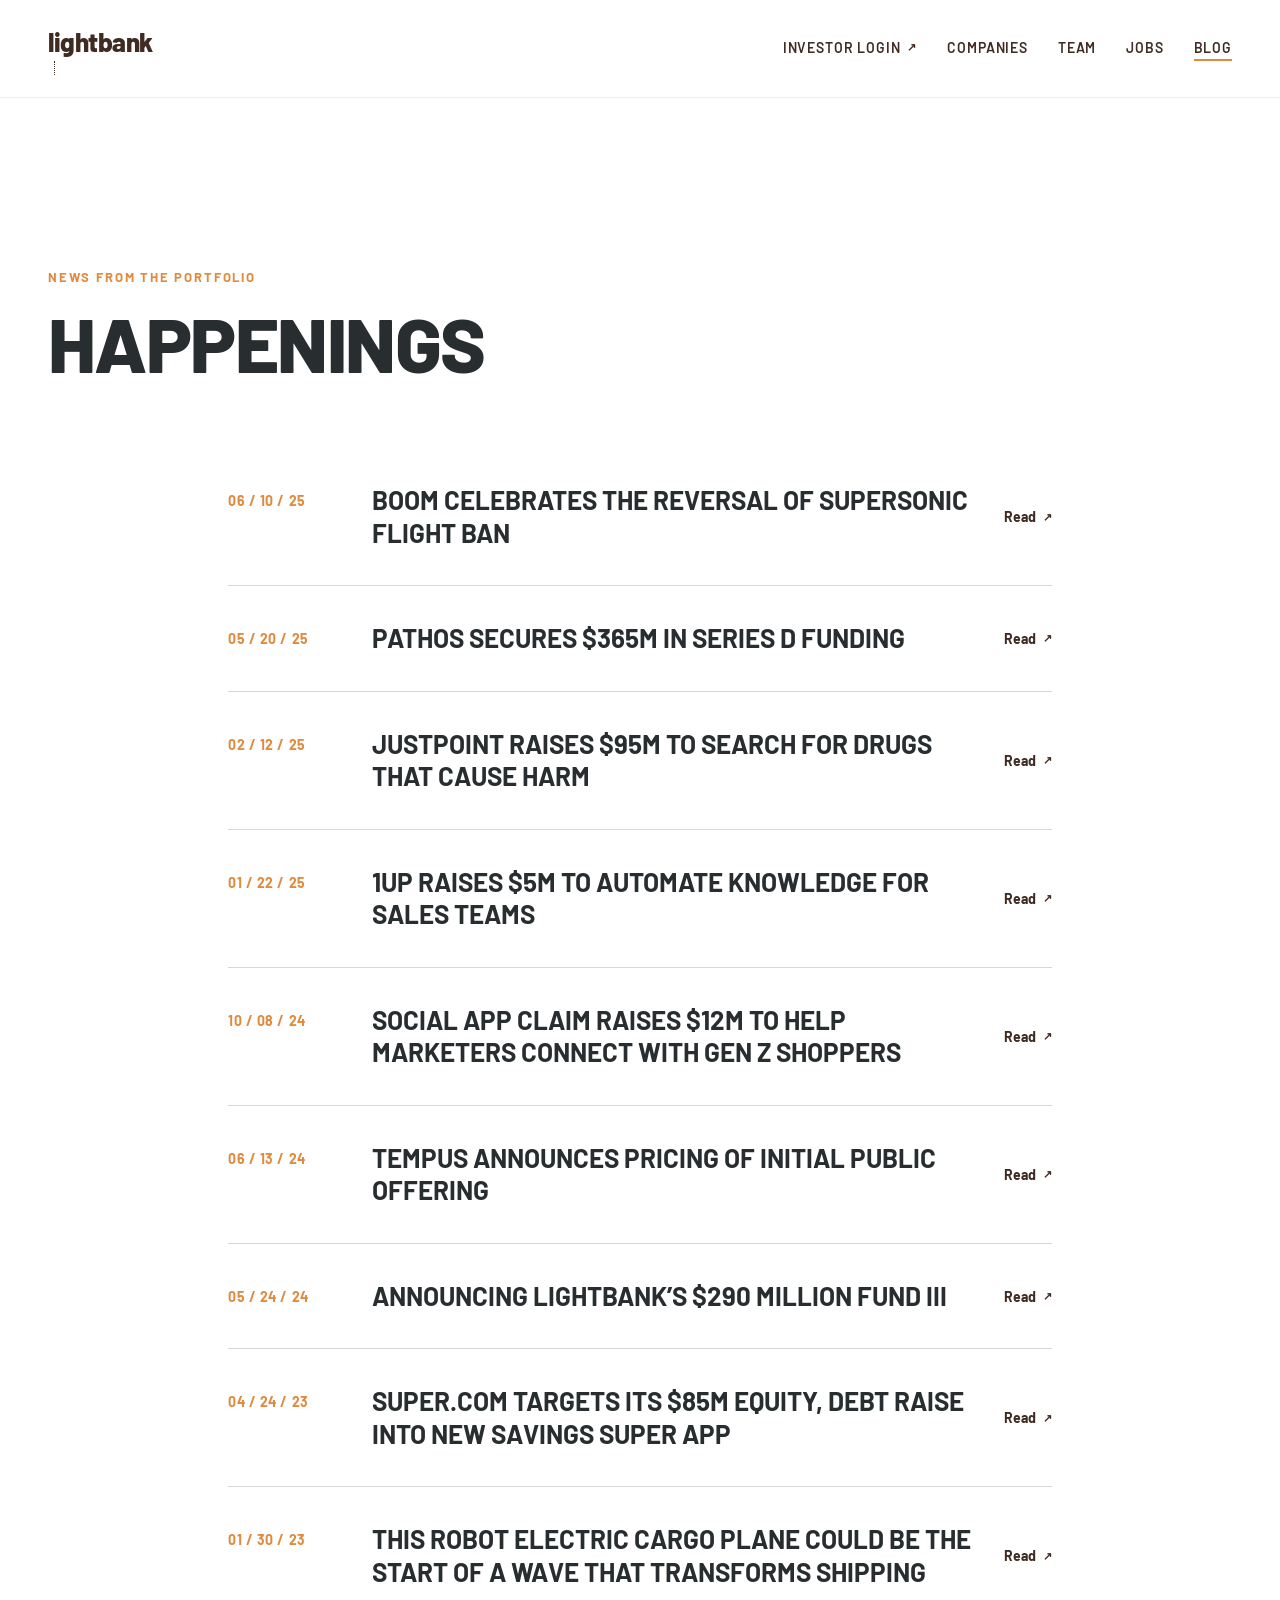
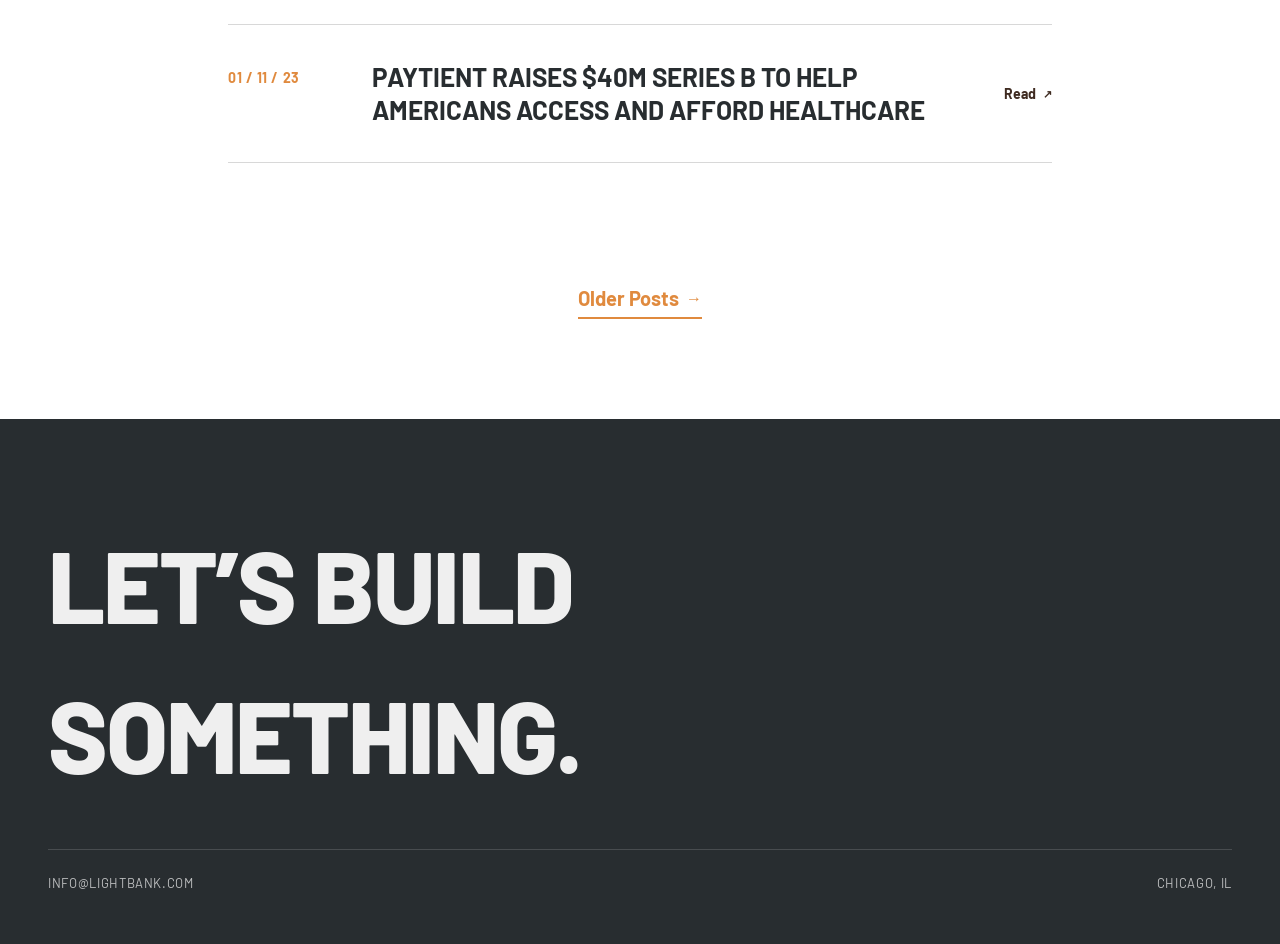
<file: blog.html>
<!DOCTYPE html>
<html lang="en">
<head>
<meta charset="UTF-8">
<meta name="viewport" content="width=device-width, initial-scale=1.0">
<title>Happenings — lightbank</title>
<link rel="preconnect" href="https://fonts.googleapis.com">
<link rel="preconnect" href="https://fonts.gstatic.com" crossorigin>
<link href="https://fonts.googleapis.com/css2?family=Barlow:wght@400;600;700;800&display=swap" rel="stylesheet">
<link rel="stylesheet" href="css/styles.css">
</head>
<body>

<header class="site-header">
  <div class="site-header-inner">
    <a href="index.html" class="logo" aria-label="lightbank home">
      <img src="https://images.squarespace-cdn.com/content/v1/611c10a55295ea4ac70eeafd/a0b022d5-d10e-4977-9b59-b20f80494ccd/logo-dark%402x+1+%281%29.png?format=1500w" alt="lightbank" onerror="this.replaceWith(Object.assign(document.createElement('span'),{className:'logo-text',textContent:'lightbank'}))">
      <span class="logo-tick"></span>
    </a>
    <nav class="main-nav">
      <a href="https://dynamo.dynamosoftware.com/tenant/d8.dynamosoftware.com/lightbank/VC-Investor%20Portal_New" class="ext-link" target="_blank" rel="noopener">INVESTOR LOGIN <span class="ext-arrow">&#8599;</span></a>
      <a href="companies.html">COMPANIES</a>
      <a href="team.html">TEAM</a>
      <a href="jobs.html">JOBS</a>
      <a href="blog.html" aria-current="page">BLOG</a>
    </nav>
    <button class="nav-toggle" aria-label="Menu">&#9776;</button>
  </div>
</header>

<main>
  <div class="page-hero">
    <p class="section-kicker reveal">News from the portfolio</p>
    <h1 class="section-title reveal">Happenings</h1>
  </div>

  <section class="blog-list reveal-stagger">

    <article class="blog-post">
      <div class="blog-date">06 / 10 / 25</div>
      <h2 class="blog-title">Boom Celebrates the Reversal of Supersonic Flight Ban</h2>
      <a class="ext-link" target="_blank" rel="noopener" href="https://x.com/bscholl/status/1931071278154428768">Read <span class="ext-arrow">&#8599;</span></a>
    </article>

    <article class="blog-post">
      <div class="blog-date">05 / 20 / 25</div>
      <h2 class="blog-title">Pathos Secures $365M in Series D Funding</h2>
      <a class="ext-link" target="_blank" rel="noopener" href="https://www.globenewswire.com/news-release/2025/05/15/3082073/0/en/Pathos-AI-Secures-365-Million-in-Series-D-Financing-to-Advance-Oncology-Drug-Development-Through-AI.html">Read <span class="ext-arrow">&#8599;</span></a>
    </article>

    <article class="blog-post">
      <div class="blog-date">02 / 12 / 25</div>
      <h2 class="blog-title">Justpoint Raises $95M to Search for Drugs That Cause Harm</h2>
      <a class="ext-link" target="_blank" rel="noopener" href="https://www.wsj.com/articles/this-startup-wants-to-use-ai-to-uncover-dangerous-drugs-40297123">Read <span class="ext-arrow">&#8599;</span></a>
    </article>

    <article class="blog-post">
      <div class="blog-date">01 / 22 / 25</div>
      <h2 class="blog-title">1up Raises $5M to Automate Knowledge for Sales Teams</h2>
      <a class="ext-link" target="_blank" rel="noopener" href="https://1up.ai/blog/1up-raises-5-25m-to-automate-knowledge/">Read <span class="ext-arrow">&#8599;</span></a>
    </article>

    <article class="blog-post">
      <div class="blog-date">10 / 08 / 24</div>
      <h2 class="blog-title">Social App Claim Raises $12M to Help Marketers Connect with Gen Z Shoppers</h2>
      <a class="ext-link" target="_blank" rel="noopener" href="https://www.adweek.com/commerce/claim-raises-12m/">Read <span class="ext-arrow">&#8599;</span></a>
    </article>

    <article class="blog-post">
      <div class="blog-date">06 / 13 / 24</div>
      <h2 class="blog-title">Tempus Announces Pricing of Initial Public Offering</h2>
      <a class="ext-link" target="_blank" rel="noopener" href="https://www.lightbank.com/blog/tempus-announces-pricing-of-initial-public-offering">Read <span class="ext-arrow">&#8599;</span></a>
    </article>

    <article class="blog-post">
      <div class="blog-date">05 / 24 / 24</div>
      <h2 class="blog-title">Announcing Lightbank&rsquo;s $290 Million Fund III</h2>
      <a class="ext-link" target="_blank" rel="noopener" href="https://www.lightbank.com/blog/lightbankfund3">Read <span class="ext-arrow">&#8599;</span></a>
    </article>

    <article class="blog-post">
      <div class="blog-date">04 / 24 / 23</div>
      <h2 class="blog-title">Super.com Targets Its $85M Equity, Debt Raise Into New Savings Super App</h2>
      <a class="ext-link" target="_blank" rel="noopener" href="https://techcrunch.com/2023/04/24/super-com-savings-super-app-fintech/">Read <span class="ext-arrow">&#8599;</span></a>
    </article>

    <article class="blog-post">
      <div class="blog-date">01 / 30 / 23</div>
      <h2 class="blog-title">This Robot Electric Cargo Plane Could Be the Start of a Wave That Transforms Shipping</h2>
      <a class="ext-link" target="_blank" rel="noopener" href="https://www.forbes.com/sites/jeremybogaisky/2023/01/30/this-robot-electric-cargo-plane-could-be-the-start-of-a-wave-that-transforms-shipping/?sh=50ce697b47b5">Read <span class="ext-arrow">&#8599;</span></a>
    </article>

    <article class="blog-post">
      <div class="blog-date">01 / 11 / 23</div>
      <h2 class="blog-title">Paytient Raises $40M Series B to Help Americans Access and Afford Healthcare</h2>
      <a class="ext-link" target="_blank" rel="noopener" href="https://www.yahoo.com/now/paytient-raises-63-million-help-140000409.html">Read <span class="ext-arrow">&#8599;</span></a>
    </article>

  </section>

  <div class="cta-block reveal" style="padding-top: 0;">
    <a href="#" class="ext-link">Older Posts <span class="ext-arrow">&#8594;</span></a>
  </div>
</main>

<footer class="site-footer">
  <div class="wrap">
    <div class="footer-huge reveal">Let&rsquo;s build<br>something.</div>
    <div class="footer-meta">
      <a href="mailto:info@lightbank.com">INFO@LIGHTBANK.COM</a>
      <span>CHICAGO, IL</span>
    </div>
  </div>
</footer>

<script src="js/nav.js"></script>
</body>
</html>
</file>
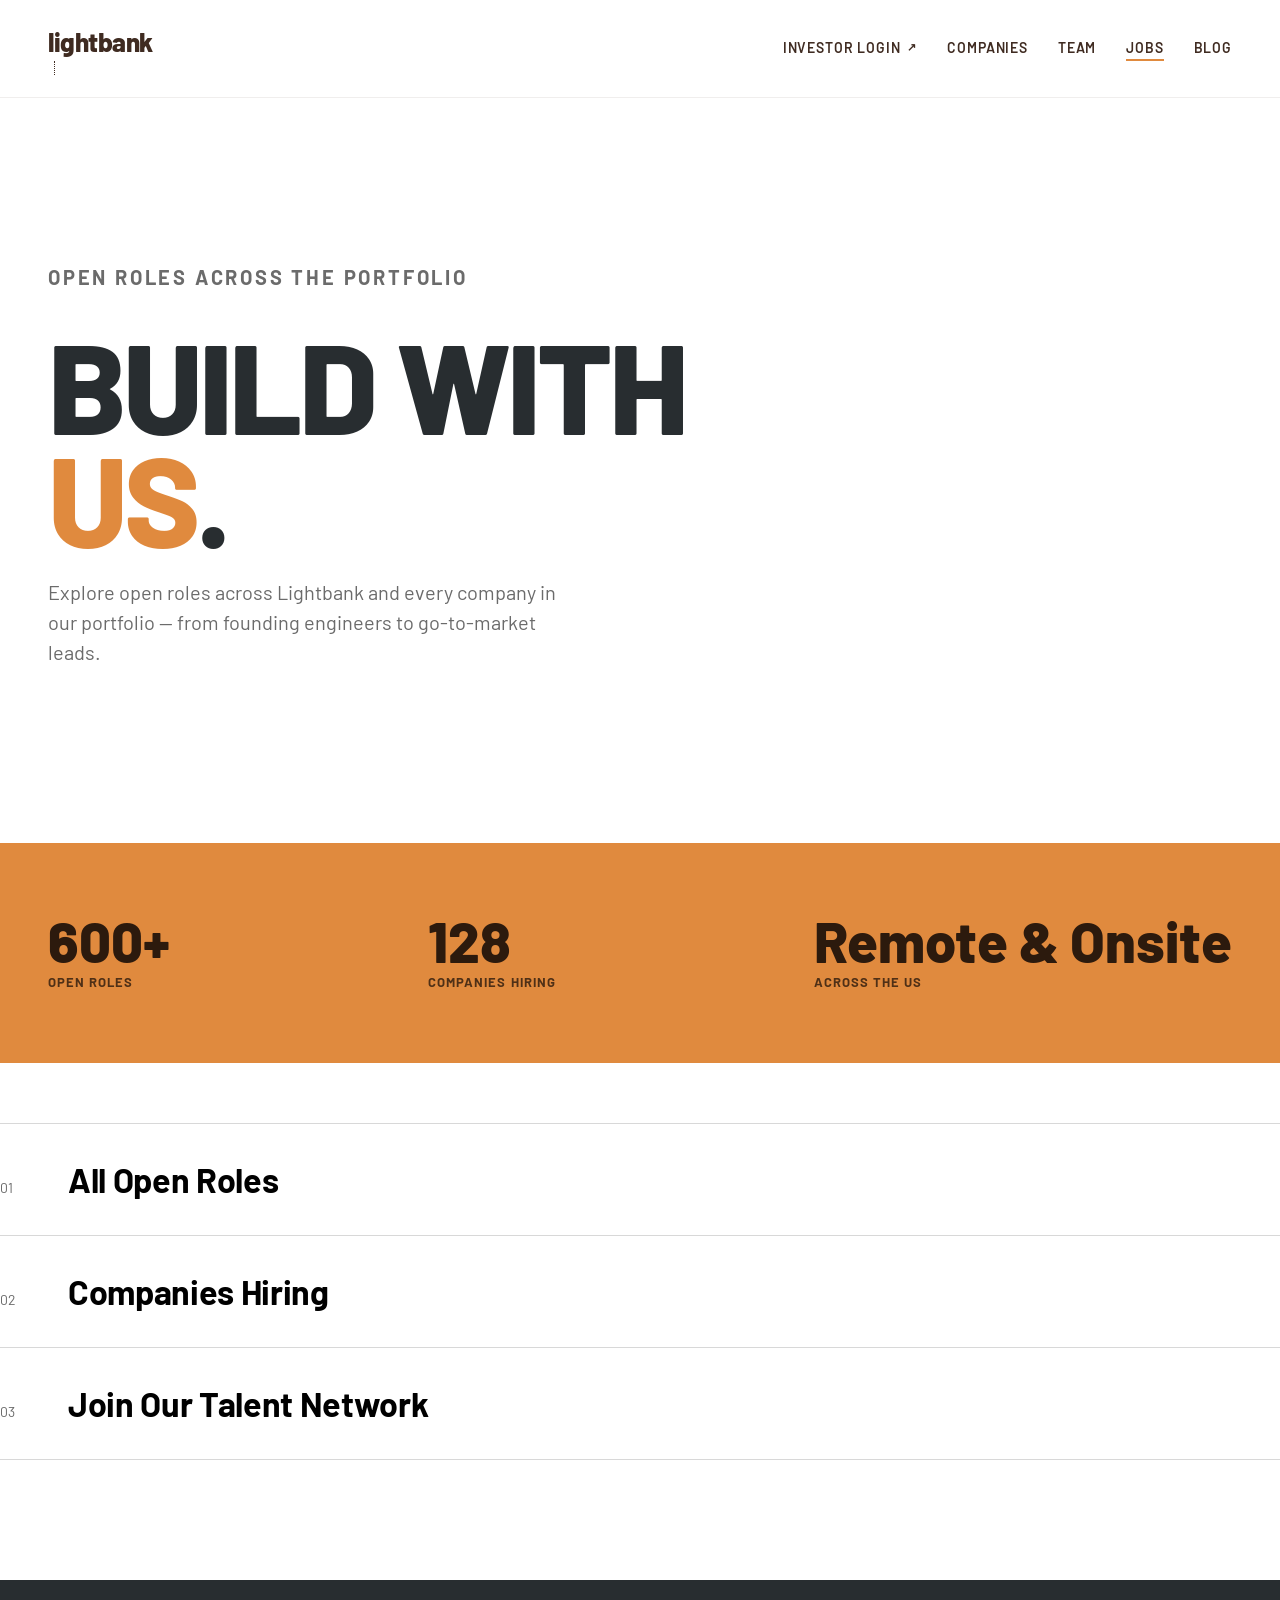
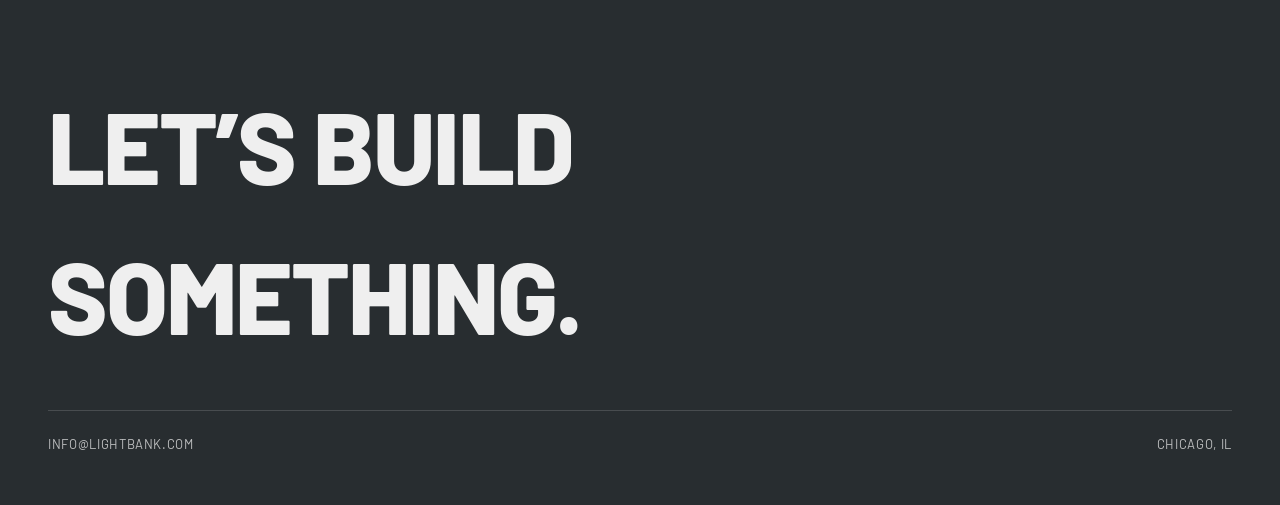
<file: jobs.html>
<!DOCTYPE html>
<html lang="en">
<head>
<meta charset="UTF-8">
<meta name="viewport" content="width=device-width, initial-scale=1.0">
<title>Jobs — lightbank</title>
<link rel="preconnect" href="https://fonts.googleapis.com">
<link rel="preconnect" href="https://fonts.gstatic.com" crossorigin>
<link href="https://fonts.googleapis.com/css2?family=Barlow:wght@400;600;700;800&display=swap" rel="stylesheet">
<link rel="stylesheet" href="css/styles.css">
</head>
<body>

<header class="site-header">
  <div class="site-header-inner">
    <a href="index.html" class="logo" aria-label="lightbank home">
      <img src="https://images.squarespace-cdn.com/content/v1/611c10a55295ea4ac70eeafd/a0b022d5-d10e-4977-9b59-b20f80494ccd/logo-dark%402x+1+%281%29.png?format=1500w" alt="lightbank" onerror="this.replaceWith(Object.assign(document.createElement('span'),{className:'logo-text',textContent:'lightbank'}))">
      <span class="logo-tick"></span>
    </a>
    <nav class="main-nav">
      <a href="https://dynamo.dynamosoftware.com/tenant/d8.dynamosoftware.com/lightbank/VC-Investor%20Portal_New" class="ext-link" target="_blank" rel="noopener">INVESTOR LOGIN <span class="ext-arrow">&#8599;</span></a>
      <a href="companies.html">COMPANIES</a>
      <a href="team.html">TEAM</a>
      <a href="jobs.html" aria-current="page">JOBS</a>
      <a href="blog.html">BLOG</a>
    </nav>
    <button class="nav-toggle" aria-label="Menu">&#9776;</button>
  </div>
</header>

<main>
  <section class="jobs-hero">
    <p class="section-kicker reveal">Open roles across the portfolio</p>
    <h1 class="hero-huge reveal">Build with<br><span class="pop">us</span>.</h1>
    <p class="reveal">
      Explore open roles across Lightbank and every company in our portfolio &mdash;
      from founding engineers to go-to-market leads.
    </p>
  </section>

  <div class="orange-band reveal">
    <div class="wrap">
      <div class="stat"><span class="num">600+</span><span class="label">Open Roles</span></div>
      <div class="stat"><span class="num">128</span><span class="label">Companies Hiring</span></div>
      <div class="stat"><span class="num">Remote &amp; Onsite</span><span class="label">Across the US</span></div>
    </div>
  </div>

  <!--
    The live jobs board is powered by a third-party service (Getro). Individual
    job postings churn constantly, so rather than statically rebuild 600+
    listings, this page links to the board's own stable top-level pages —
    every link below actually goes somewhere and stays valid.
  -->
  <section class="wrap jobs-links" style="padding: 60px 0 120px;">
    <div class="team-list reveal-stagger">
      <a class="team-row" href="roles.html">
        <span class="team-index">01</span>
        <p class="team-name">All Open Roles</p>
        <span class="team-row-arrow">&#8594;</span>
      </a>
      <a class="team-row" href="companies.html">
        <span class="team-index">02</span>
        <p class="team-name">Companies Hiring</p>
        <span class="team-row-arrow">&#8594;</span>
      </a>
      <a class="team-row" href="talent.html">
        <span class="team-index">03</span>
        <p class="team-name">Join Our Talent Network</p>
        <span class="team-row-arrow">&#8594;</span>
      </a>
    </div>
  </section>
</main>

<footer class="site-footer">
  <div class="wrap">
    <div class="footer-huge reveal">Let&rsquo;s build<br>something.</div>
    <div class="footer-meta">
      <a href="mailto:info@lightbank.com">INFO@LIGHTBANK.COM</a>
      <span>CHICAGO, IL</span>
    </div>
  </div>
</footer>

<script src="js/nav.js"></script>
</body>
</html>
</file>
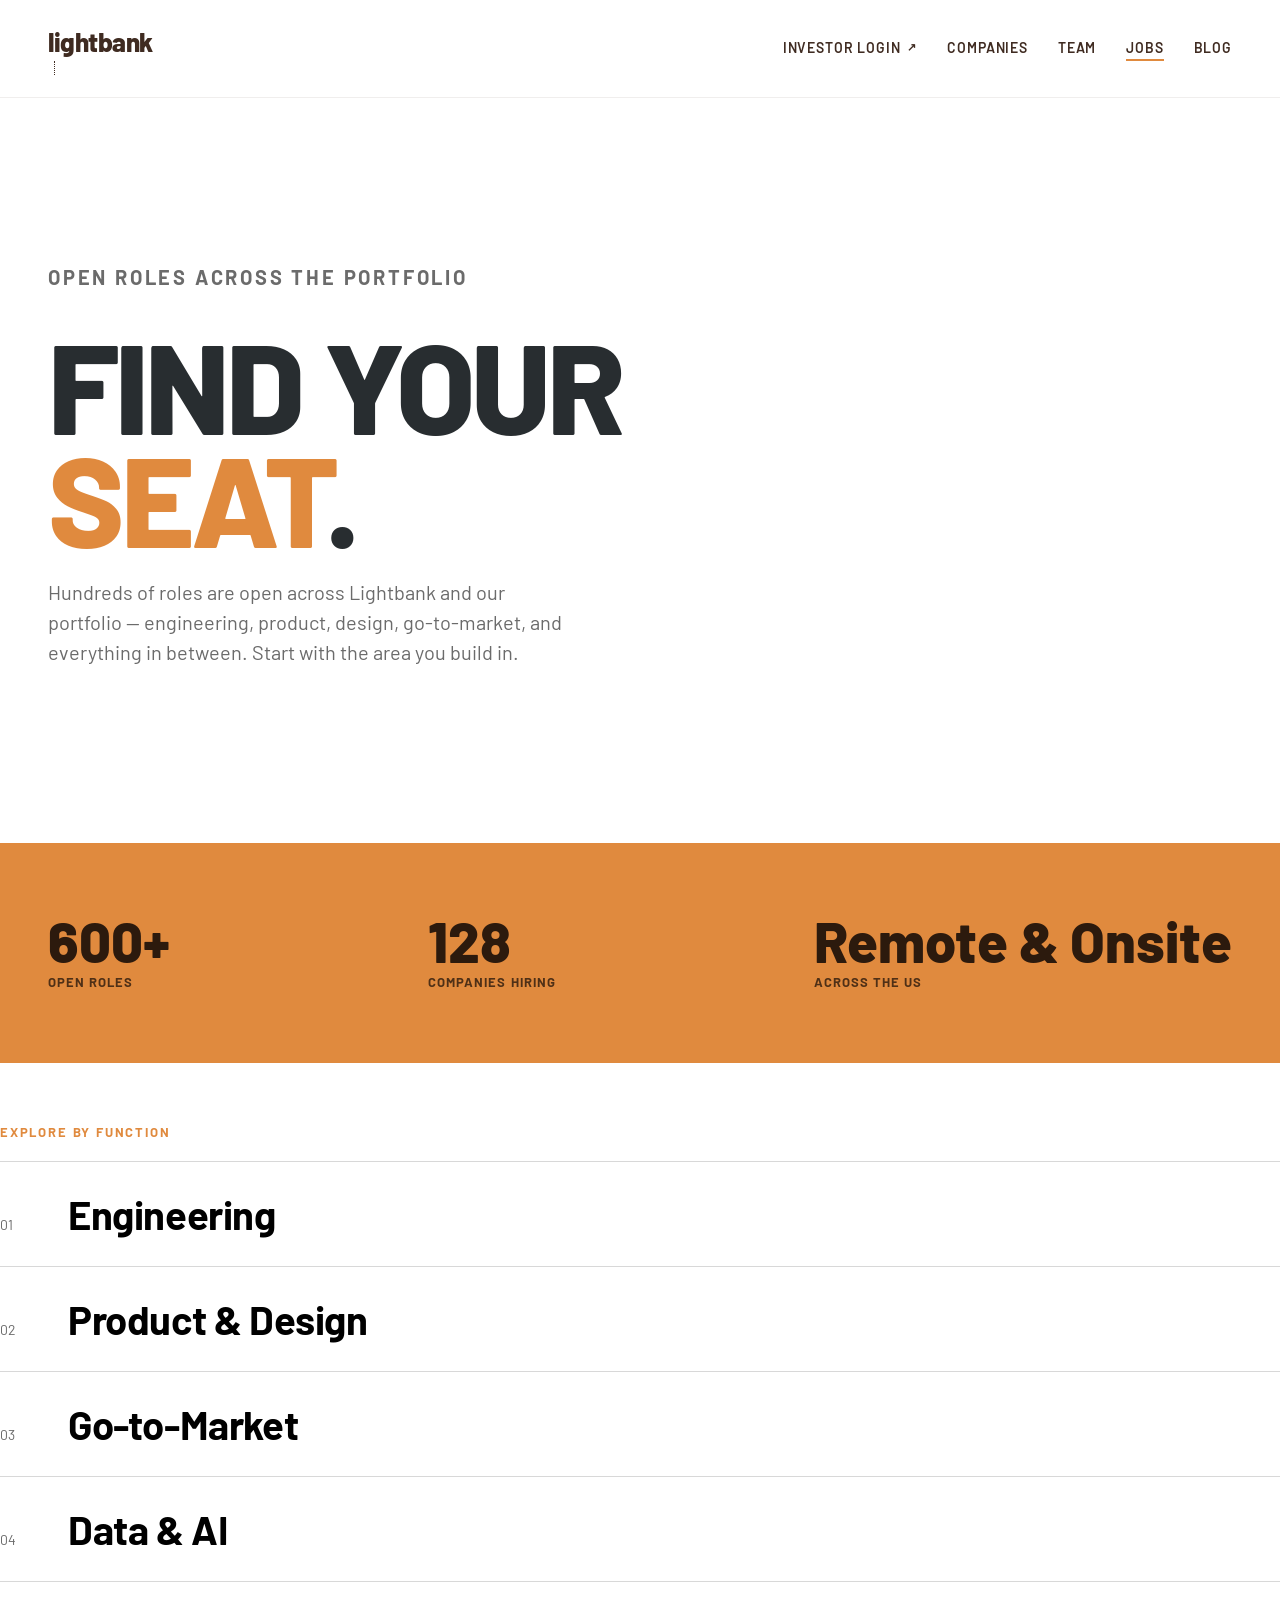
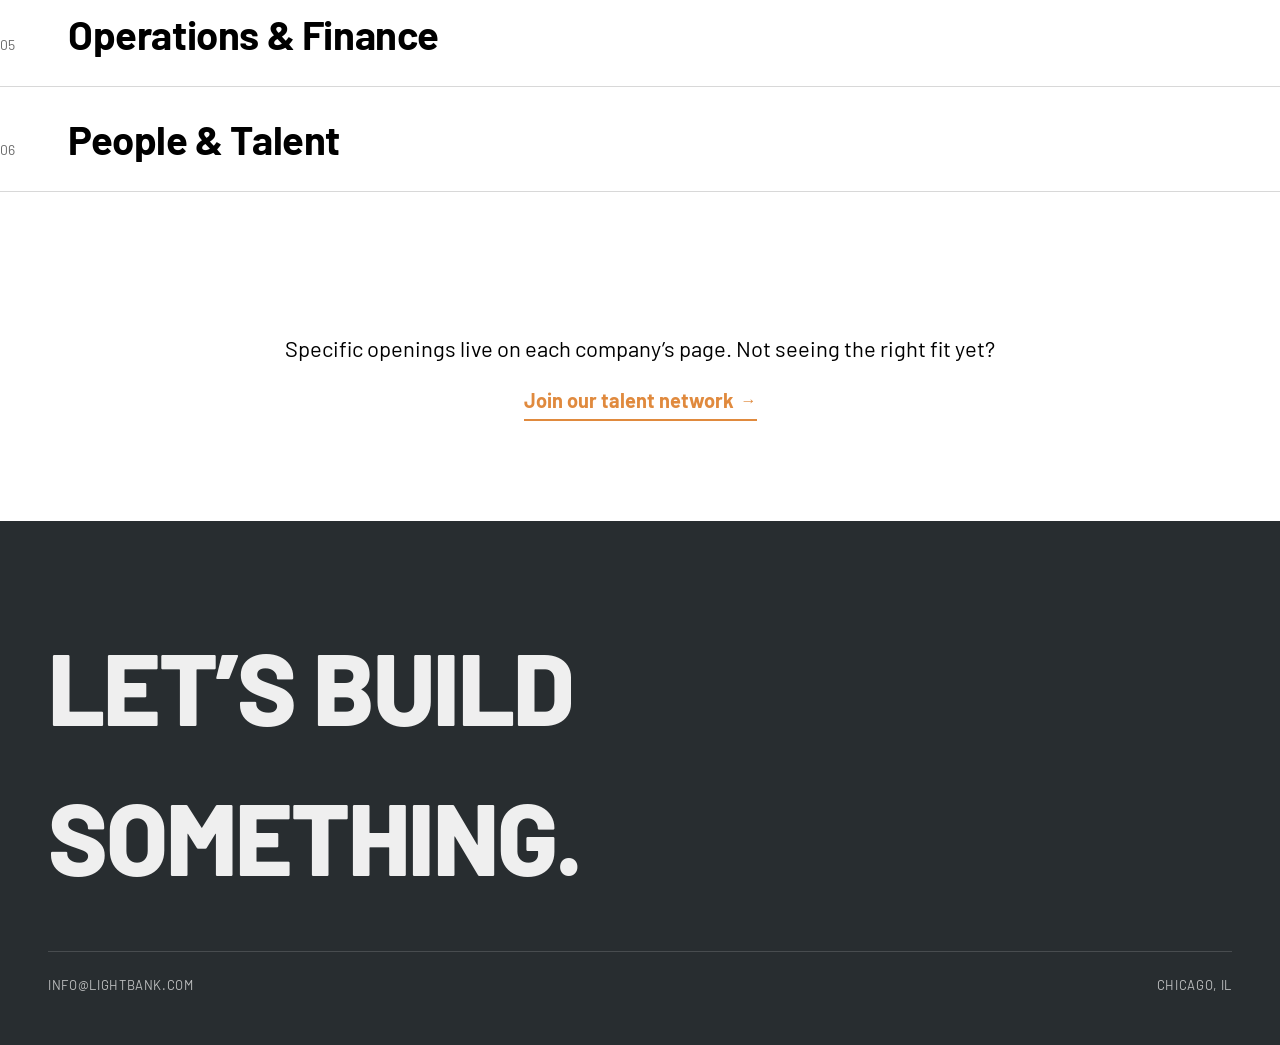
<file: roles.html>
<!DOCTYPE html>
<html lang="en">
<head>
<meta charset="UTF-8">
<meta name="viewport" content="width=device-width, initial-scale=1.0">
<title>Open Roles — lightbank</title>
<link rel="preconnect" href="https://fonts.googleapis.com">
<link rel="preconnect" href="https://fonts.gstatic.com" crossorigin>
<link href="https://fonts.googleapis.com/css2?family=Barlow:wght@400;600;700;800&display=swap" rel="stylesheet">
<link rel="stylesheet" href="css/styles.css">
</head>
<body>

<header class="site-header">
  <div class="site-header-inner">
    <a href="index.html" class="logo" aria-label="lightbank home">
      <img src="https://images.squarespace-cdn.com/content/v1/611c10a55295ea4ac70eeafd/a0b022d5-d10e-4977-9b59-b20f80494ccd/logo-dark%402x+1+%281%29.png?format=1500w" alt="lightbank" onerror="this.replaceWith(Object.assign(document.createElement('span'),{className:'logo-text',textContent:'lightbank'}))">
      <span class="logo-tick"></span>
    </a>
    <nav class="main-nav">
      <a href="https://dynamo.dynamosoftware.com/tenant/d8.dynamosoftware.com/lightbank/VC-Investor%20Portal_New" class="ext-link" target="_blank" rel="noopener">INVESTOR LOGIN <span class="ext-arrow">&#8599;</span></a>
      <a href="companies.html">COMPANIES</a>
      <a href="team.html">TEAM</a>
      <a href="jobs.html" aria-current="page">JOBS</a>
      <a href="blog.html">BLOG</a>
    </nav>
    <button class="nav-toggle" aria-label="Menu">&#9776;</button>
  </div>
</header>

<main>
  <section class="jobs-hero">
    <p class="section-kicker reveal">Open roles across the portfolio</p>
    <h1 class="hero-huge reveal">Find your<br><span class="pop">seat</span>.</h1>
    <p class="reveal">
      Hundreds of roles are open across Lightbank and our portfolio &mdash; engineering,
      product, design, go-to-market, and everything in between. Start with the area you
      build in.
    </p>
  </section>

  <div class="orange-band reveal">
    <div class="wrap">
      <div class="stat"><span class="num">600+</span><span class="label">Open Roles</span></div>
      <div class="stat"><span class="num">128</span><span class="label">Companies Hiring</span></div>
      <div class="stat"><span class="num">Remote &amp; Onsite</span><span class="label">Across the US</span></div>
    </div>
  </div>

  <section class="wrap" style="padding: 60px 0 40px;">
    <p class="section-kicker reveal">Explore by function</p>
    <div class="team-list reveal-stagger">
      <a class="team-row" href="companies.html"><span class="team-index">01</span><p class="team-name">Engineering</p><span class="team-row-arrow">&#8594;</span></a>
      <a class="team-row" href="companies.html"><span class="team-index">02</span><p class="team-name">Product &amp; Design</p><span class="team-row-arrow">&#8594;</span></a>
      <a class="team-row" href="companies.html"><span class="team-index">03</span><p class="team-name">Go-to-Market</p><span class="team-row-arrow">&#8594;</span></a>
      <a class="team-row" href="companies.html"><span class="team-index">04</span><p class="team-name">Data &amp; AI</p><span class="team-row-arrow">&#8594;</span></a>
      <a class="team-row" href="companies.html"><span class="team-index">05</span><p class="team-name">Operations &amp; Finance</p><span class="team-row-arrow">&#8594;</span></a>
      <a class="team-row" href="companies.html"><span class="team-index">06</span><p class="team-name">People &amp; Talent</p><span class="team-row-arrow">&#8594;</span></a>
    </div>
  </section>

  <div class="cta-block reveal">
    <p>Specific openings live on each company&rsquo;s page. Not seeing the right fit yet?</p>
    <a href="talent.html" class="ext-link">Join our talent network <span class="ext-arrow">&#8594;</span></a>
  </div>
</main>
<footer class="site-footer">
  <div class="wrap">
    <div class="footer-huge reveal">Let&rsquo;s build<br>something.</div>
    <div class="footer-meta">
      <a href="mailto:info@lightbank.com">INFO@LIGHTBANK.COM</a>
      <span>CHICAGO, IL</span>
    </div>
  </div>
</footer>

<script src="js/nav.js"></script>
</body>
</html>
</html>
</file>
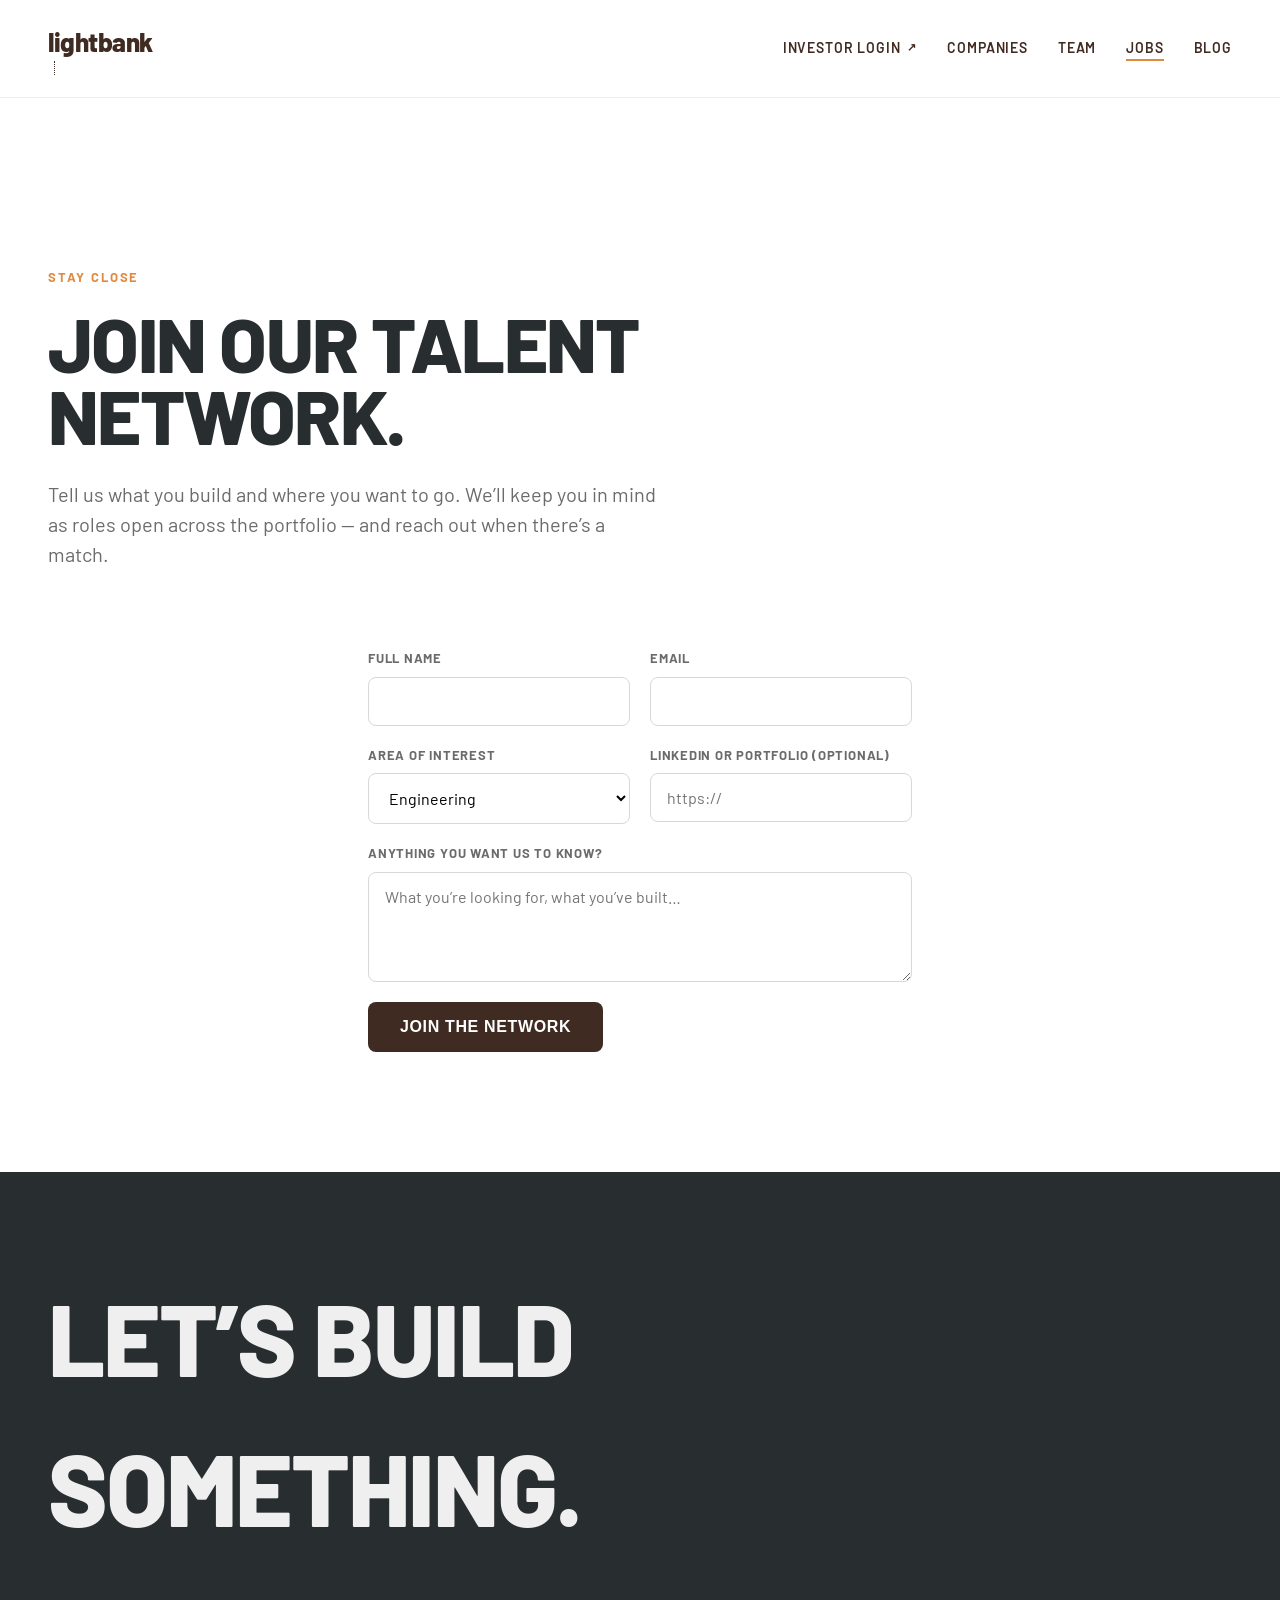
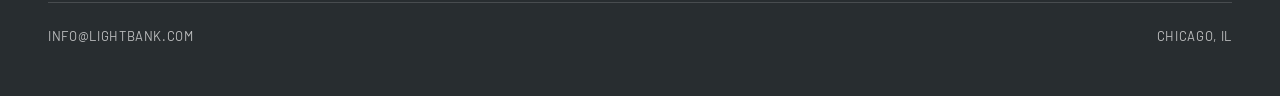
<file: talent.html>
<!DOCTYPE html>
<html lang="en">
<head>
<meta charset="UTF-8">
<meta name="viewport" content="width=device-width, initial-scale=1.0">
<title>Talent Network — lightbank</title>
<link rel="preconnect" href="https://fonts.googleapis.com">
<link rel="preconnect" href="https://fonts.gstatic.com" crossorigin>
<link href="https://fonts.googleapis.com/css2?family=Barlow:wght@400;600;700;800&display=swap" rel="stylesheet">
<link rel="stylesheet" href="css/styles.css">
</head>
<body>

<header class="site-header">
  <div class="site-header-inner">
    <a href="index.html" class="logo" aria-label="lightbank home">
      <img src="https://images.squarespace-cdn.com/content/v1/611c10a55295ea4ac70eeafd/a0b022d5-d10e-4977-9b59-b20f80494ccd/logo-dark%402x+1+%281%29.png?format=1500w" alt="lightbank" onerror="this.replaceWith(Object.assign(document.createElement('span'),{className:'logo-text',textContent:'lightbank'}))">
      <span class="logo-tick"></span>
    </a>
    <nav class="main-nav">
      <a href="https://dynamo.dynamosoftware.com/tenant/d8.dynamosoftware.com/lightbank/VC-Investor%20Portal_New" class="ext-link" target="_blank" rel="noopener">INVESTOR LOGIN <span class="ext-arrow">&#8599;</span></a>
      <a href="companies.html">COMPANIES</a>
      <a href="team.html">TEAM</a>
      <a href="jobs.html" aria-current="page">JOBS</a>
      <a href="blog.html">BLOG</a>
    </nav>
    <button class="nav-toggle" aria-label="Menu">&#9776;</button>
  </div>
</header>

<main>
  <div class="page-hero">
    <p class="section-kicker reveal">Stay close</p>
    <h1 class="section-title reveal">Join our talent<br>network.</h1>
    <p class="hero-sub reveal" style="margin-top:28px; max-width:620px;">
      Tell us what you build and where you want to go. We&rsquo;ll keep you in mind as roles
      open across the portfolio &mdash; and reach out when there&rsquo;s a match.
    </p>
  </div>

  <form class="talent-form reveal" id="talentForm" novalidate>
    <div class="row2">
      <div class="field">
        <label for="tf-name">Full name</label>
        <input id="tf-name" name="name" type="text" autocomplete="name" required>
      </div>
      <div class="field">
        <label for="tf-email">Email</label>
        <input id="tf-email" name="email" type="email" autocomplete="email" required>
      </div>
    </div>
    <div class="row2">
      <div class="field">
        <label for="tf-area">Area of interest</label>
        <select id="tf-area" name="area">
          <option>Engineering</option>
          <option>Product &amp; Design</option>
          <option>Go-to-Market</option>
          <option>Data &amp; AI</option>
          <option>Operations &amp; Finance</option>
          <option>People &amp; Talent</option>
          <option>Other</option>
        </select>
      </div>
      <div class="field">
        <label for="tf-link">LinkedIn or portfolio (optional)</label>
        <input id="tf-link" name="link" type="url" placeholder="https://">
      </div>
    </div>
    <div class="field">
      <label for="tf-msg">Anything you want us to know?</label>
      <textarea id="tf-msg" name="message" placeholder="What you&rsquo;re looking for, what you&rsquo;ve built&hellip;"></textarea>
    </div>
    <button class="talent-submit" type="submit">Join the network</button>
  </form>

  <p class="talent-thanks reveal" id="talentThanks" hidden>
    Thanks &mdash; you&rsquo;re on our radar. We&rsquo;ll be in touch when something fits.
  </p>
</main>
<footer class="site-footer">
  <div class="wrap">
    <div class="footer-huge reveal">Let&rsquo;s build<br>something.</div>
    <div class="footer-meta">
      <a href="mailto:info@lightbank.com">INFO@LIGHTBANK.COM</a>
      <span>CHICAGO, IL</span>
    </div>
  </div>
</footer>

<script src="js/nav.js"></script>
</body>
</html>
<script>
  (function () {
    var form = document.getElementById('talentForm');
    if (!form) return;
    form.addEventListener('submit', function (e) {
      e.preventDefault();
      if (!form.checkValidity()) { form.reportValidity(); return; }
      // NOTE: no backend wired yet — this just confirms on-screen.
      // Point this at Formspree / Getro / an email endpoint to actually capture submissions.
      form.style.display = 'none';
      var thanks = document.getElementById('talentThanks');
      thanks.hidden = false;
      thanks.scrollIntoView({ behavior: 'smooth', block: 'center' });
    });
  })();
</script>

</html>
</file>
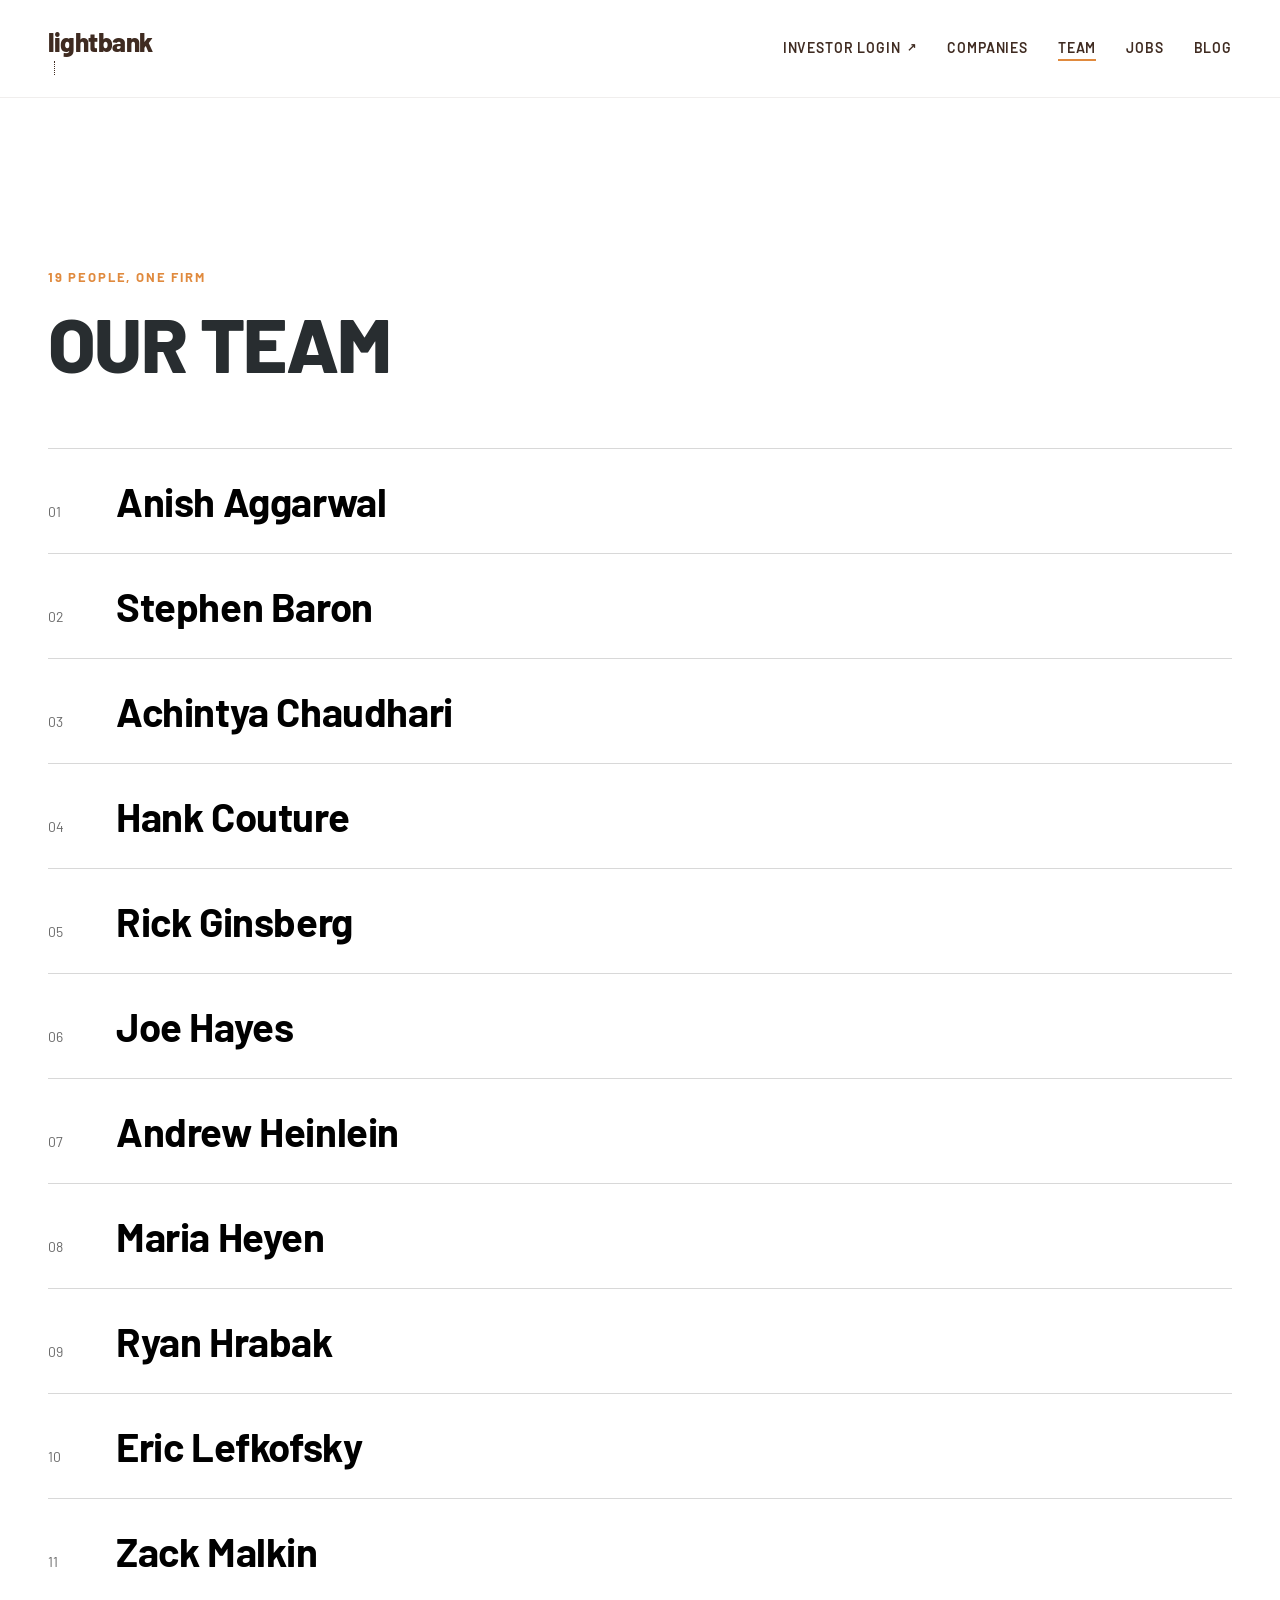
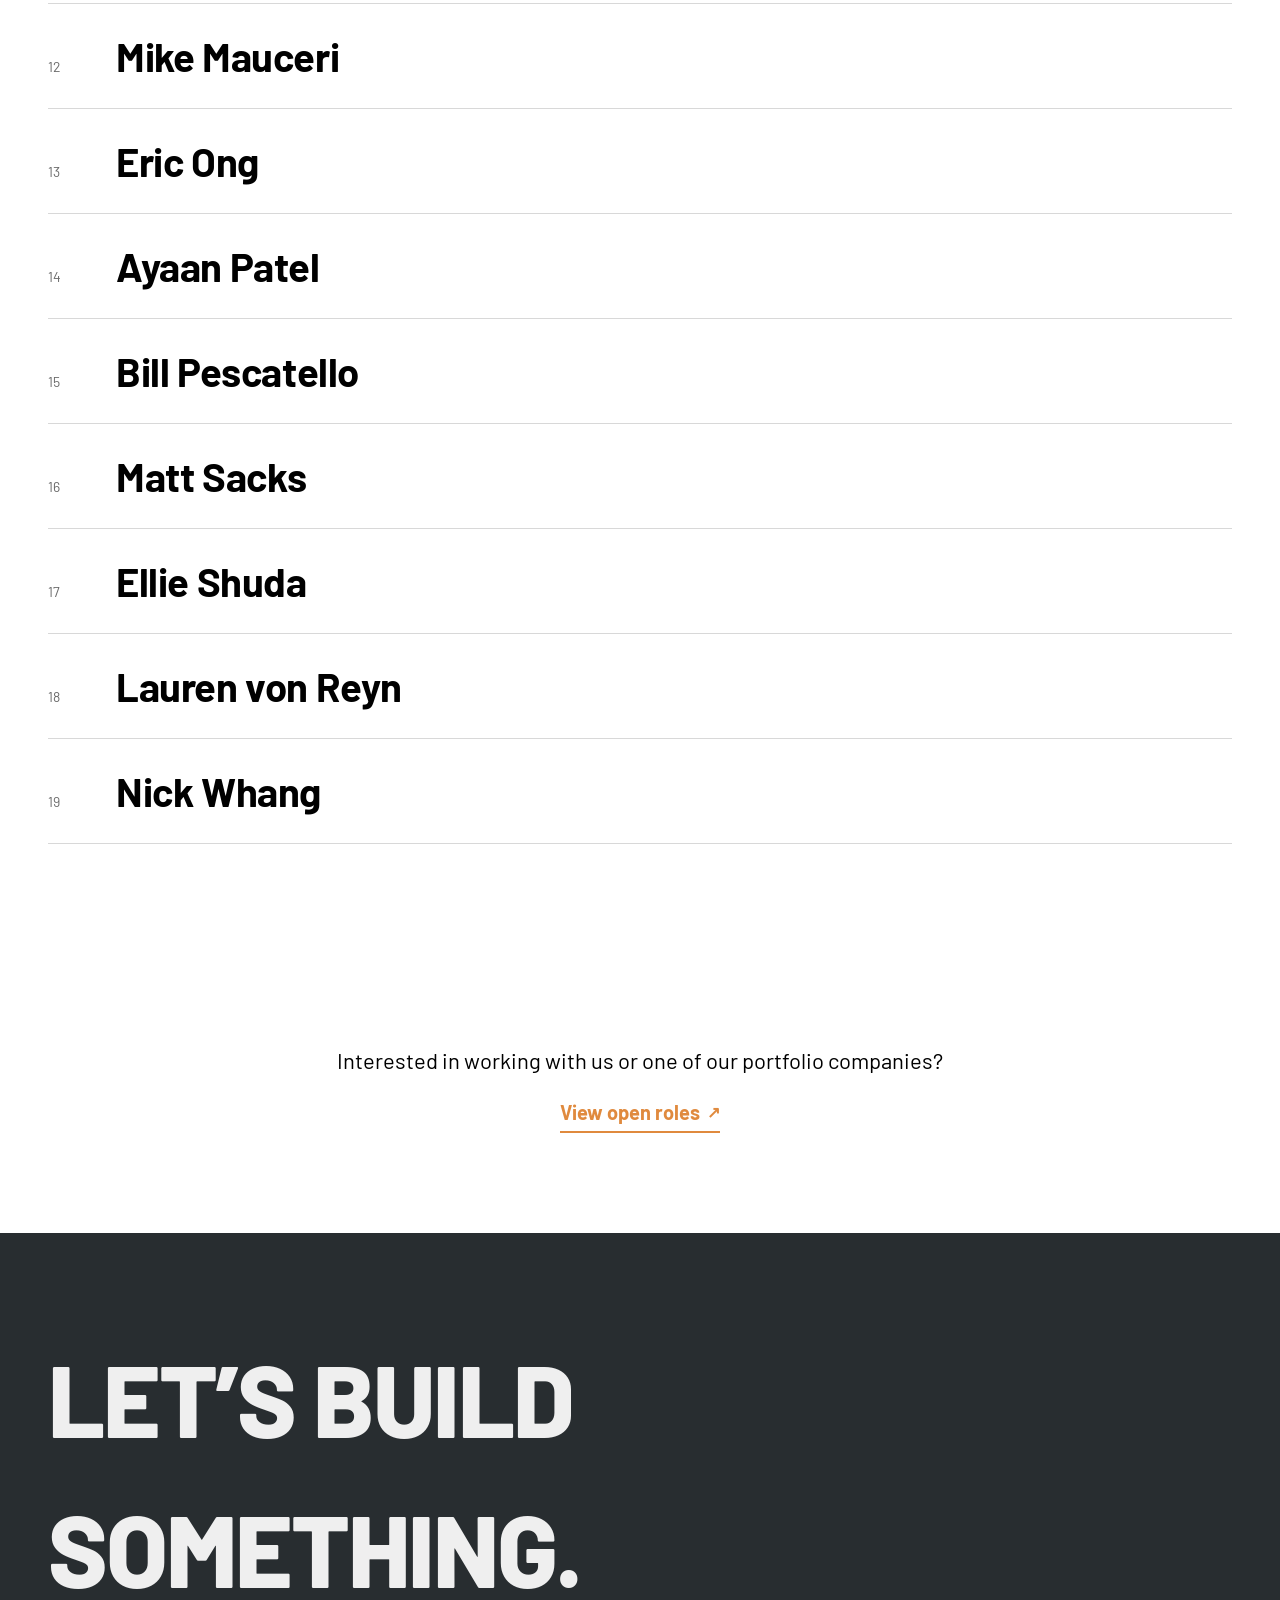
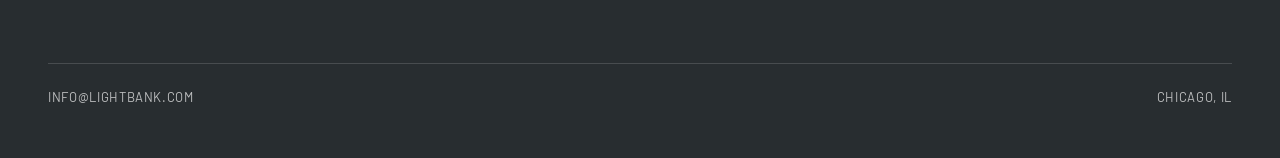
<file: team.html>
<!DOCTYPE html>
<html lang="en">
<head>
<meta charset="UTF-8">
<meta name="viewport" content="width=device-width, initial-scale=1.0">
<title>Team — lightbank</title>
<link rel="preconnect" href="https://fonts.googleapis.com">
<link rel="preconnect" href="https://fonts.gstatic.com" crossorigin>
<link href="https://fonts.googleapis.com/css2?family=Barlow:wght@400;600;700;800&display=swap" rel="stylesheet">
<link rel="stylesheet" href="css/styles.css">
</head>
<body>

<header class="site-header">
  <div class="site-header-inner">
    <a href="index.html" class="logo" aria-label="lightbank home">
      <img src="https://images.squarespace-cdn.com/content/v1/611c10a55295ea4ac70eeafd/a0b022d5-d10e-4977-9b59-b20f80494ccd/logo-dark%402x+1+%281%29.png?format=1500w" alt="lightbank" onerror="this.replaceWith(Object.assign(document.createElement('span'),{className:'logo-text',textContent:'lightbank'}))">
      <span class="logo-tick"></span>
    </a>
    <nav class="main-nav">
      <a href="https://dynamo.dynamosoftware.com/tenant/d8.dynamosoftware.com/lightbank/VC-Investor%20Portal_New" class="ext-link" target="_blank" rel="noopener">INVESTOR LOGIN <span class="ext-arrow">&#8599;</span></a>
      <a href="companies.html">COMPANIES</a>
      <a href="team.html" aria-current="page">TEAM</a>
      <a href="jobs.html">JOBS</a>
      <a href="blog.html">BLOG</a>
    </nav>
    <button class="nav-toggle" aria-label="Menu">&#9776;</button>
  </div>
</header>

<main>
  <div class="page-hero">
    <p class="section-kicker reveal">19 people, one firm</p>
    <h1 class="section-title reveal">Our Team</h1>
  </div>

  <section class="wrap" style="padding-bottom: 100px;">
    <div class="team-list reveal-stagger">
      <div class="team-row static"><span class="team-index">01</span><p class="team-name">Anish Aggarwal</p></div>
      <div class="team-row static"><span class="team-index">02</span><p class="team-name">Stephen Baron</p></div>
      <div class="team-row static"><span class="team-index">03</span><p class="team-name">Achintya Chaudhari</p></div>
      <div class="team-row static"><span class="team-index">04</span><p class="team-name">Hank Couture</p></div>
      <div class="team-row static"><span class="team-index">05</span><p class="team-name">Rick Ginsberg</p></div>
      <div class="team-row static"><span class="team-index">06</span><p class="team-name">Joe Hayes</p></div>
      <div class="team-row static"><span class="team-index">07</span><p class="team-name">Andrew Heinlein</p></div>
      <div class="team-row static"><span class="team-index">08</span><p class="team-name">Maria Heyen</p></div>
      <div class="team-row static"><span class="team-index">09</span><p class="team-name">Ryan Hrabak</p></div>
      <div class="team-row static"><span class="team-index">10</span><p class="team-name">Eric Lefkofsky</p></div>
      <div class="team-row static"><span class="team-index">11</span><p class="team-name">Zack Malkin</p></div>
      <div class="team-row static"><span class="team-index">12</span><p class="team-name">Mike Mauceri</p></div>
      <div class="team-row static"><span class="team-index">13</span><p class="team-name">Eric Ong</p></div>
      <div class="team-row static"><span class="team-index">14</span><p class="team-name">Ayaan Patel</p></div>
      <div class="team-row static"><span class="team-index">15</span><p class="team-name">Bill Pescatello</p></div>
      <div class="team-row static"><span class="team-index">16</span><p class="team-name">Matt Sacks</p></div>
      <div class="team-row static"><span class="team-index">17</span><p class="team-name">Ellie Shuda</p></div>
      <div class="team-row static"><span class="team-index">18</span><p class="team-name">Lauren von Reyn</p></div>
      <div class="team-row static"><span class="team-index">19</span><p class="team-name">Nick Whang</p></div>
    </div>
  </section>

  <div class="cta-block reveal">
    <p>Interested in working with us or one of our portfolio companies?</p>
    <a href="jobs.html" class="ext-link">View open roles <span class="ext-arrow">&#8599;</span></a>
  </div>
</main>

<footer class="site-footer">
  <div class="wrap">
    <div class="footer-huge reveal">Let&rsquo;s build<br>something.</div>
    <div class="footer-meta">
      <a href="mailto:info@lightbank.com">INFO@LIGHTBANK.COM</a>
      <span>CHICAGO, IL</span>
    </div>
  </div>
</footer>

<script src="js/nav.js"></script>
</body>
</html>
</file>
<file: css/styles.css>
/* ==========================================================================
   lightbank — rebuild v2
   Bold layout & motion. Brand constants kept: Barlow, brown/near-black/cream.
   ========================================================================== */

:root {
  --color-bg: #ffffff;
  --color-bg-alt: #efefef;
  --color-text: #000000;
  --color-heading: #282d30;
  --color-accent: #3f2b21;   /* brand brown */
  --color-accent-2: #8a5a3a; /* lighter brown for accents/motion */
  --color-orange: #e08a3e;   /* brand orange accent */
  --color-muted: #6b6b6b;
  --color-invert-bg: #282d30;
  --color-invert-text: #efefef;

  --font-base: 'Barlow', Helvetica, Arial, sans-serif;

  --max-width: 1320px;
  --ease: cubic-bezier(.16,1,.3,1);
}

* { box-sizing: border-box; }

html { scroll-behavior: smooth; }

html, body {
  margin: 0;
  padding: 0;
  background: var(--color-bg);
  color: var(--color-text);
  font-family: var(--font-base);
  font-size: 16px;
  line-height: 1.5;
  overflow-x: hidden;
}

a { color: inherit; text-decoration: none; }
img { max-width: 100%; display: block; }

.wrap {
  max-width: var(--max-width);
  margin: 0 auto;
  padding: 0 48px;
}

/* ---------------- Reveal-on-scroll ---------------- */

.reveal {
  opacity: 0;
  transform: translateY(36px);
  transition: opacity 0.8s var(--ease), transform 0.8s var(--ease);
}

.reveal.is-visible {
  opacity: 1;
  transform: translateY(0);
}

.reveal-stagger > * {
  opacity: 0;
  transform: translateY(24px);
  transition: opacity 0.6s var(--ease), transform 0.6s var(--ease);
}

.reveal-stagger.is-visible > * {
  opacity: 1;
  transform: translateY(0);
}

.reveal-stagger.is-visible > *:nth-child(1) { transition-delay: 0.02s; }
.reveal-stagger.is-visible > *:nth-child(2) { transition-delay: 0.06s; }
.reveal-stagger.is-visible > *:nth-child(3) { transition-delay: 0.10s; }
.reveal-stagger.is-visible > *:nth-child(4) { transition-delay: 0.14s; }
.reveal-stagger.is-visible > *:nth-child(5) { transition-delay: 0.18s; }
.reveal-stagger.is-visible > *:nth-child(6) { transition-delay: 0.22s; }
.reveal-stagger.is-visible > *:nth-child(7) { transition-delay: 0.26s; }
.reveal-stagger.is-visible > *:nth-child(8) { transition-delay: 0.30s; }
.reveal-stagger.is-visible > *:nth-child(n+9) { transition-delay: 0.34s; }

/* ---------------- Header / Nav ---------------- */

.site-header {
  position: sticky;
  top: 0;
  z-index: 100;
  display: flex;
  align-items: center;
  justify-content: space-between;
  padding: 22px 48px;
  background: rgba(255,255,255,0.72);
  backdrop-filter: blur(14px) saturate(1.4);
  -webkit-backdrop-filter: blur(14px) saturate(1.4);
  border-bottom: 1px solid rgba(63,43,33,0.08);
}

.site-header-inner {
  display: flex;
  align-items: center;
  justify-content: space-between;
  max-width: var(--max-width);
  margin: 0 auto;
  width: 100%;
}

.site-header, .site-header * { color: var(--color-accent); }

.logo {
  display: inline-flex;
  flex-direction: column;
  align-items: flex-start;
}

.logo img { height: 30px; width: auto; }

.logo .logo-tick {
  width: 1px; height: 14px; margin-left: 6px;
  border-left: 1px dotted var(--color-accent);
}

.logo .logo-text {
  font-weight: 800;
  font-size: 26px;
  letter-spacing: -0.5px;
}

.main-nav { display: flex; align-items: center; gap: 30px; }

.main-nav a {
  font-size: 14px;
  font-weight: 600;
  letter-spacing: 0.06em;
  position: relative;
  padding-bottom: 3px;
}

.main-nav a::after {
  content: '';
  position: absolute;
  left: 0; bottom: 0;
  width: 100%; height: 2px;
  background: var(--color-orange);
  transform: scaleX(0);
  transform-origin: right;
  transition: transform 0.35s var(--ease);
}

.main-nav a:hover::after,
.main-nav a[aria-current="page"]::after {
  transform: scaleX(1);
  transform-origin: left;
}

.ext-link {
  display: inline-flex;
  align-items: center;
  gap: 7px;
}

.ext-link .ext-arrow {
  display: inline-block;
  font-size: 0.8em;
  transition: transform 0.3s var(--ease);
}

.ext-link:hover .ext-arrow { transform: translate(2px, -2px); }

.nav-toggle {
  display: none;
  background: none; border: none;
  font-size: 24px; cursor: pointer;
}

/* ---------------- Hero ---------------- */

.hero-photo {
  position: relative;
  height: 88vh;
  min-height: 520px;
  overflow: hidden;
}

.hero-photo img {
  width: 100%;
  height: 100%;
  object-fit: cover;
  object-position: center 30%;
}

.hero-photo-caption {
  position: absolute;
  left: 48px;
  bottom: 28px;
  color: #fff;
  font-size: 12px;
  font-weight: 600;
  letter-spacing: 0.08em;
  text-transform: uppercase;
  text-shadow: 0 1px 8px rgba(0,0,0,0.45);
}

.hero {
  display: flex;
  flex-direction: column;
  justify-content: flex-end;
  padding: 100px 48px 80px;
  max-width: var(--max-width);
  margin: 0 auto;
  position: relative;
}

.hero-huge {
  font-size: clamp(56px, 10vw, 148px);
  font-weight: 800;
  line-height: 0.88;
  letter-spacing: -0.03em;
  color: var(--color-heading);
  margin: 0;
  text-transform: uppercase;
}

.hero-huge .outline {
  -webkit-text-stroke: 2px var(--color-heading);
  color: transparent;
}

.hero-huge .pop {
  color: var(--color-orange);
}

.hero-sub {
  max-width: 520px;
  margin-top: 32px;
  font-size: 20px;
  color: var(--color-muted);
}

.hero-meta {
  display: flex;
  justify-content: space-between;
  align-items: flex-end;
  margin-top: 60px;
  padding-top: 24px;
  border-top: 1px solid #d8d8d8;
  font-size: 13px;
  letter-spacing: 0.05em;
  color: var(--color-muted);
  text-transform: uppercase;
}

/* ---------------- Marquee ---------------- */

.marquee-band {
  background: var(--color-invert-bg);
  color: var(--color-invert-text);
  padding: 26px 0;
  overflow: hidden;
  white-space: nowrap;
  border-top: 3px solid var(--color-orange);
  border-bottom: 3px solid var(--color-orange);
}

.marquee-track {
  display: inline-flex;
  animation: marquee 42s linear infinite;
}

.marquee-track span {
  font-size: 22px;
  font-weight: 600;
  text-transform: uppercase;
  letter-spacing: 0.02em;
  padding: 0 28px;
  opacity: 0.85;
}

.marquee-track span::after {
  content: '\2022';
  margin-left: 28px;
  opacity: 0.4;
}

@keyframes marquee {
  from { transform: translateX(0); }
  to { transform: translateX(-50%); }
}

@media (prefers-reduced-motion: reduce) {
  .marquee-track { animation: none; }
  .reveal, .reveal-stagger > * { opacity: 1; transform: none; transition: none; }
}

/* ---------------- Section framing ---------------- */

.section {
  padding: 120px 48px;
  max-width: var(--max-width);
  margin: 0 auto;
}

.section.alt {
  background: var(--color-bg-alt);
  max-width: none;
  padding-left: 0; padding-right: 0;
}

.section.alt > .wrap { padding-top: 0; padding-bottom: 0; }

.section-kicker {
  font-size: 13px;
  font-weight: 700;
  letter-spacing: 0.14em;
  text-transform: uppercase;
  color: var(--color-orange);
  margin: 0 0 18px;
}

.section-title {
  font-size: clamp(36px, 6vw, 84px);
  font-weight: 800;
  letter-spacing: -0.02em;
  text-transform: uppercase;
  color: var(--color-heading);
  margin: 0 0 10px;
  line-height: 0.95;
}

.page-hero {
  padding: 170px 48px 60px;
  max-width: var(--max-width);
  margin: 0 auto;
}

/* ---------------- Team page ---------------- */

.team-list {
  border-top: 1px solid #d8d8d8;
}

.team-row {
  display: flex;
  align-items: baseline;
  gap: 28px;
  padding: 22px 0;
  border-bottom: 1px solid #d8d8d8;
  transition: background 0.35s var(--ease), padding-left 0.35s var(--ease);
}

.team-row:hover {
  background: var(--color-invert-bg);
  color: var(--color-invert-text);
  padding-left: 20px;
}

/* Non-navigating rows (e.g. team member names with no bio page):
   a much quieter hover so it doesn't read as a clickable link. */
.team-row.static {
  cursor: default;
}

.team-row.static:hover {
  background: var(--color-bg-alt);
  color: var(--color-text);
  padding-left: 12px;
}

.team-index {
  font-size: 14px;
  color: var(--color-muted);
  width: 40px;
  flex-shrink: 0;
}

.team-row:hover .team-index { color: var(--color-invert-text); opacity: 0.6; }

.team-name {
  font-size: clamp(24px, 4vw, 40px);
  font-weight: 700;
  letter-spacing: -0.01em;
  margin: 0;
  flex: 1;
}

.team-row-arrow {
  font-size: 22px;
  opacity: 0;
  transform: translateX(-8px);
  transition: opacity 0.3s var(--ease), transform 0.3s var(--ease);
}

.team-row:hover .team-row-arrow { opacity: 1; transform: translateX(0); }

.cta-block {
  text-align: center;
  padding: 100px 20px;
}

.cta-block p {
  font-size: 22px;
  margin: 0 0 20px;
}

.cta-block .ext-link {
  font-size: 20px;
  font-weight: 700;
  color: var(--color-orange);
  border-bottom: 2px solid var(--color-orange);
  padding-bottom: 4px;
}

/* ---------------- Companies page ---------------- */

.companies-wall {
  display: grid;
  grid-template-columns: repeat(auto-fill, minmax(280px, 1fr));
  border-top: 1px solid #d8d8d8;
  border-left: 1px solid #d8d8d8;
}

.company-tile {
  display: flex;
  flex-direction: column;
  gap: 9px;
  border-right: 1px solid #d8d8d8;
  border-bottom: 1px solid #d8d8d8;
  padding: 18px 20px 20px;
  transition: background 0.25s var(--ease), color 0.25s var(--ease), transform 0.25s var(--ease);
}

.company-tile:hover {
  background: var(--color-accent);
  color: #fff;
  transform: translateY(-2px);
}

.company-head {
  display: flex;
  align-items: center;
  gap: 10px;
}

.company-name-text {
  font-size: 16px;
  font-weight: 700;
  letter-spacing: -0.01em;
  line-height: 1.15;
}

.company-desc {
  margin: 0;
  font-size: 12.5px;
  font-weight: 400;
  line-height: 1.42;
  color: var(--color-muted);
}

.company-tile:hover .company-desc { color: rgba(255,255,255,0.82); }

.company-logo {
  width: 24px;
  height: 24px;
  border-radius: 6px;
  object-fit: contain;
  background: #fff;
  padding: 3px;
  flex-shrink: 0;
  border: 1px solid rgba(0,0,0,0.06);
}

.company-logo--img {
  padding: 0;
  background: transparent;
  object-fit: contain;
}

.company-logo-fallback {
  width: 24px;
  height: 24px;
  border-radius: 6px;
  flex-shrink: 0;
  background: var(--color-bg-alt);
  color: var(--color-muted);
  font-size: 12px;
  font-weight: 800;
  display: flex;
  align-items: center;
  justify-content: center;
}

.company-tile:hover .company-logo--img {
  padding: 0;
  background: transparent;
  object-fit: contain;
}

.company-logo-fallback { background: rgba(255,255,255,0.16); color: #fff; }

/* ---------------- Blog page ---------------- */

.blog-list {
  max-width: 920px;
  margin: 0 auto;
  padding: 0 48px 120px;
}

.blog-post {
  display: grid;
  grid-template-columns: 120px 1fr auto;
  align-items: start;
  gap: 24px;
  padding: 36px 0;
  border-bottom: 1px solid #d8d8d8;
  transition: transform 0.3s var(--ease);
}

.blog-post:hover { transform: translateX(10px); }

.blog-date {
  font-size: 14px;
  font-weight: 700;
  color: var(--color-orange);
  letter-spacing: 0.04em;
  padding-top: 6px;
}

.blog-title {
  font-size: clamp(19px, 2.4vw, 26px);
  font-weight: 700;
  color: var(--color-heading);
  text-transform: uppercase;
  line-height: 1.25;
  margin: 0;
}

.blog-post .ext-link {
  font-size: 14px;
  font-weight: 700;
  color: var(--color-accent);
  align-self: center;
  white-space: nowrap;
}

/* ---------------- Jobs page ---------------- */

.jobs-hero {
  min-height: 70vh;
  display: flex;
  flex-direction: column;
  justify-content: center;
  align-items: flex-start;
  padding: 140px 48px;
  max-width: var(--max-width);
  margin: 0 auto;
}

.jobs-hero p {
  font-size: 20px;
  max-width: 520px;
  color: var(--color-muted);
  margin: 24px 0 36px;
}

.jobs-hero .ext-link {
  font-size: clamp(22px, 3vw, 32px);
  font-weight: 800;
  color: var(--color-orange);
  border-bottom: 3px solid var(--color-orange);
  padding-bottom: 6px;
}

.orange-band {
  background: var(--color-orange);
  padding: 70px 48px;
}

.orange-band .wrap { padding: 0; display: flex; gap: 40px; flex-wrap: wrap; justify-content: space-between; }

.orange-band .stat { color: #2c1a0d; }

.orange-band .stat .num {
  font-size: clamp(36px, 5vw, 56px);
  font-weight: 800;
  line-height: 1;
  display: block;
}

.orange-band .stat .label {
  font-size: 13px;
  font-weight: 700;
  letter-spacing: 0.08em;
  text-transform: uppercase;
  opacity: 0.8;
}

.jobs-links .team-row {
  padding: 30px 0;
}

.jobs-links .team-name {
  font-size: clamp(22px, 3.4vw, 34px);
}

/* ---------------- Footer ---------------- */

.site-footer {
  background: var(--color-invert-bg);
  color: var(--color-invert-text);
  padding: 90px 48px 50px;
}

.site-footer .wrap {
  padding: 0;
}

.footer-huge {
  font-size: clamp(40px, 8vw, 100px);
  font-weight: 800;
  text-transform: uppercase;
  letter-spacing: -0.02em;
  margin: 0 0 40px;
}

.footer-meta {
  display: flex;
  justify-content: space-between;
  flex-wrap: wrap;
  gap: 16px;
  font-size: 13px;
  letter-spacing: 0.05em;
  text-transform: uppercase;
  opacity: 0.75;
  border-top: 1px solid rgba(255,255,255,0.2);
  padding-top: 24px;
}

.site-footer a:hover { opacity: 0.6; }

/* ---------------- Responsive ---------------- */

@media (max-width: 780px) {
  .main-nav { display: none; }
  .main-nav.is-open {
    display: flex;
    flex-direction: column;
    align-items: flex-start;
    gap: 18px;
    position: fixed;
    top: 78px; right: 24px;
    background: var(--color-invert-bg);
    color: #fff;
    padding: 24px 28px;
    z-index: 50;
  }
  .nav-toggle { display: block; }
  .hero { padding-top: 60px; }
  .hero-photo { height: 60vh; }
  .section { padding: 80px 24px; }
  .blog-post { grid-template-columns: 1fr; }
  .wrap, .blog-list, .page-hero, .jobs-hero { padding-left: 24px; padding-right: 24px; }
  .site-header { padding: 18px 24px; }
}

/* ---------------- Talent network form ---------------- */

.talent-form {
  max-width: 640px;
  margin: 0 auto;
  display: grid;
  gap: 20px;
  padding: 0 48px 120px;
}

.talent-form .row2 {
  display: grid;
  grid-template-columns: 1fr 1fr;
  gap: 20px;
}

.talent-form .field { display: flex; flex-direction: column; gap: 8px; }

.talent-form label {
  font-size: 13px;
  font-weight: 700;
  letter-spacing: 0.06em;
  text-transform: uppercase;
  color: var(--color-muted);
}

.talent-form input,
.talent-form select,
.talent-form textarea {
  font-family: var(--font-base);
  font-size: 16px;
  padding: 14px 16px;
  border: 1px solid #d8d8d8;
  border-radius: 8px;
  background: #fff;
  color: var(--color-text);
}

.talent-form input:focus,
.talent-form select:focus,
.talent-form textarea:focus {
  outline: none;
  border-color: var(--color-orange);
  box-shadow: 0 0 0 3px rgba(224, 138, 62, 0.15);
}

.talent-form textarea { resize: vertical; min-height: 110px; }

.talent-submit {
  justify-self: start;
  font-size: 16px;
  font-weight: 800;
  letter-spacing: 0.04em;
  text-transform: uppercase;
  color: #fff;
  background: var(--color-accent);
  border: none;
  border-radius: 8px;
  padding: 16px 32px;
  cursor: pointer;
  transition: background 0.25s var(--ease), transform 0.25s var(--ease);
}

.talent-submit:hover { background: var(--color-orange); transform: translateY(-2px); }

.talent-thanks {
  max-width: 640px;
  margin: 0 auto;
  padding: 0 48px 120px;
  font-size: 22px;
  font-weight: 700;
  color: var(--color-heading);
}

@media (max-width: 780px) {
  .talent-form, .talent-thanks { padding-left: 24px; padding-right: 24px; }
  .talent-form .row2 { grid-template-columns: 1fr; }
}
</file>
